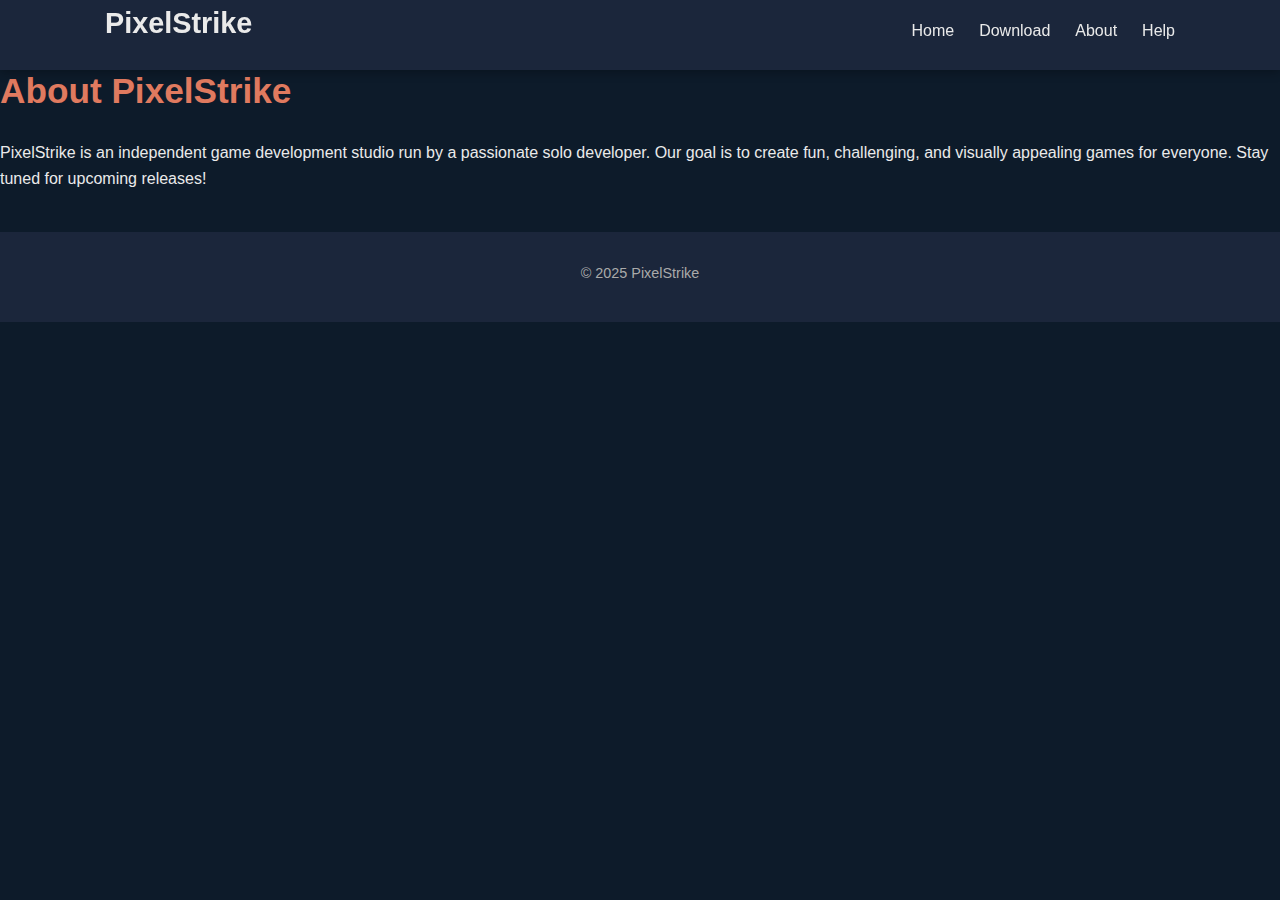
<file: about.html>
<!DOCTYPE html>
<html lang="en">
<head>
  <meta charset="UTF-8"/>
  <meta name="viewport" content="width=device-width, initial-scale=1.0"/>
  <title>PixelStrike - About</title>
  <link href="https://fonts.googleapis.com/css2?family=Poppins:wght@400;600&display=swap" rel="stylesheet"/>
  <link rel="stylesheet" href="style.css"/>
</head>
<body>
  <header>
    <div class="container">
      <h1 class="logo">PixelStrike</h1>
      <nav>
        <ul>
          <li><a href="index.html">Home</a></li>
          <li><a href="download.html">Download</a></li>
          <li><a href="about.html">About</a></li>
          <li><a href="help.html">Help</a></li>
        </ul>
      </nav>
    </div>
  </header>
  <main>
    <section>
      <h2>About PixelStrike</h2>
      <p>PixelStrike is an independent game development studio run by a passionate solo developer. Our goal is to create fun, challenging, and visually appealing games for everyone. Stay tuned for upcoming releases!</p>
    </section>
  </main>
  <footer>
    <p>© 2025 PixelStrike</p>
  </footer>
</body>
</html>
</file>
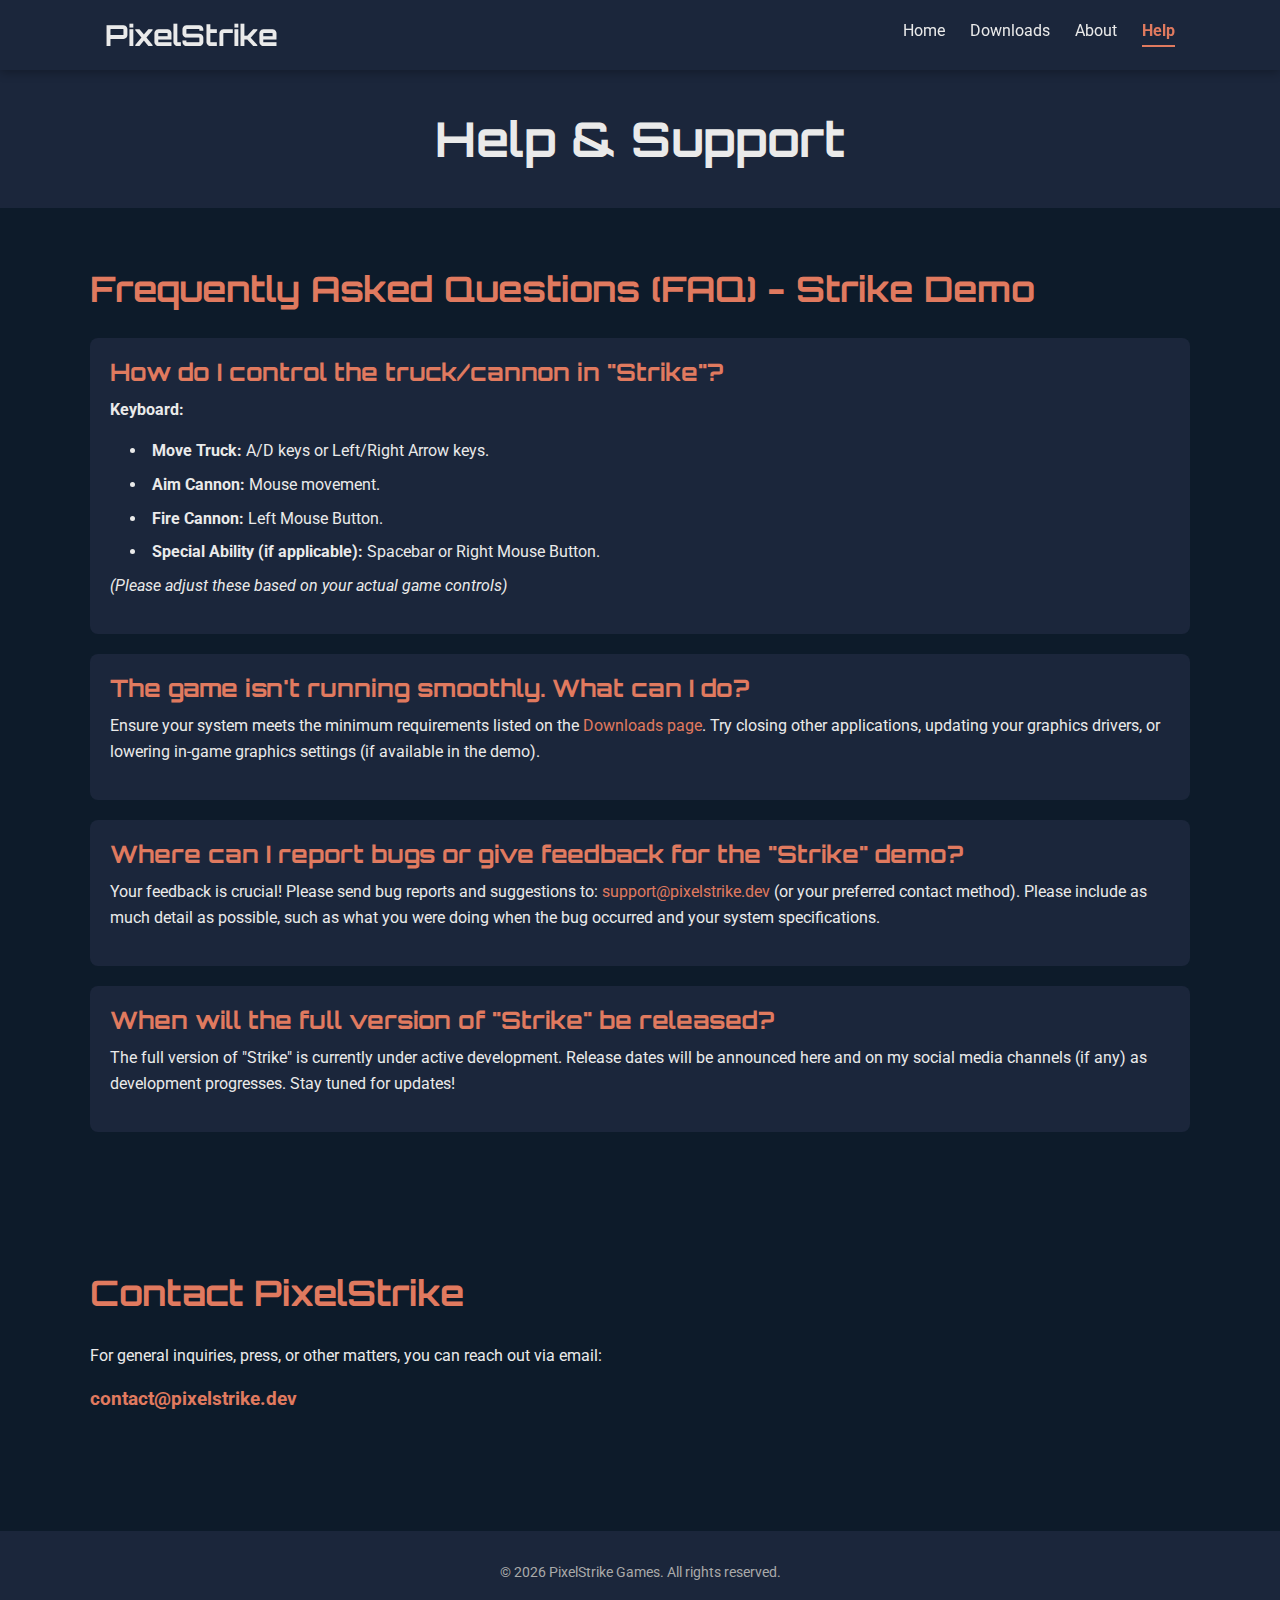
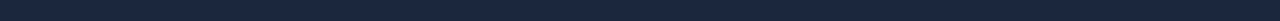
<file: help.html>
<!DOCTYPE html>
<html lang="en">
<head>
    <meta charset="UTF-8">
    <meta name="viewport" content="width=device-width, initial-scale=1.0">
    <title>Help & Support - PixelStrike Games</title>
    <meta name="description" content="Find help, FAQs, and support for games by PixelStrike, including 'Strike'.">
    <link rel="icon" href="images/favicon.png" type="image/png">
    <link rel="preconnect" href="https://fonts.googleapis.com">
    <link rel="preconnect" href="https://fonts.gstatic.com" crossorigin>
    <link href="https://fonts.googleapis.com/css2?family=Orbitron:wght@400;700&family=Roboto:wght@300;400;700&display=swap" rel="stylesheet">
    <link rel="stylesheet" href="css/style.css">
</head>
<body>
    <header>
        <div class="container">
            <a href="index.html" class="logo">PixelStrike</a>
            <nav>
                <ul>
                    <li><a href="index.html">Home</a></li>
                    <li><a href="downloads.html">Downloads</a></li>
                    <li><a href="about.html">About</a></li>
                    <li><a href="help.html" class="active">Help</a></li>
                </ul>
                <button class="menu-toggle" aria-label="Toggle navigation">☰</button>
            </nav>
        </div>
    </header>

    <main>
        <section class="page-title-section">
            <div class="container">
                <h1>Help & Support</h1>
            </div>
        </section>

        <section id="faq" class="container content-section">
            <h2>Frequently Asked Questions (FAQ) - Strike Demo</h2>

            <div class="faq-item">
                <h3>How do I control the truck/cannon in "Strike"?</h3>
                <p>
                    <strong>Keyboard:</strong>
                    <ul>
                        <li><strong>Move Truck:</strong> A/D keys or Left/Right Arrow keys.</li>
                        <li><strong>Aim Cannon:</strong> Mouse movement.</li>
                        <li><strong>Fire Cannon:</strong> Left Mouse Button.</li>
                        <li><strong>Special Ability (if applicable):</strong> Spacebar or Right Mouse Button.</li>
                    </ul>
                    <em>(Please adjust these based on your actual game controls)</em>
                </p>
            </div>

            <div class="faq-item">
                <h3>The game isn't running smoothly. What can I do?</h3>
                <p>
                    Ensure your system meets the minimum requirements listed on the <a href="downloads.html#strike-demo">Downloads page</a>.
                    Try closing other applications, updating your graphics drivers, or lowering in-game graphics settings (if available in the demo).
                </p>
            </div>

            <div class="faq-item">
                <h3>Where can I report bugs or give feedback for the "Strike" demo?</h3>
                <p>
                    Your feedback is crucial! Please send bug reports and suggestions to:
                    <a href="mailto:support@pixelstrike.dev">support@pixelstrike.dev</a> (or your preferred contact method).
                    Please include as much detail as possible, such as what you were doing when the bug occurred and your system specifications.
                </p>
            </div>
            
            <div class="faq-item">
                <h3>When will the full version of "Strike" be released?</h3>
                <p>
                    The full version of "Strike" is currently under active development. Release dates will be announced here and on my social media channels (if any) as development progresses. Stay tuned for updates!
                </p>
            </div>
        </section>

        <section id="contact" class="container content-section">
            <h2>Contact PixelStrike</h2>
            <p>For general inquiries, press, or other matters, you can reach out via email:</p>
            <p><a href="mailto:contact@pixelstrike.dev" class="contact-email">contact@pixelstrike.dev</a></p>
            <!-- Consider adding a contact form here later if you want, but email is simpler to start -->
        </section>
    </main>

    <footer>
        <div class="container">
            <p>© <span id="current-year"></span> PixelStrike Games. All rights reserved.</p>
        </div>
    </footer>

    <script src="js/script.js"></script>
</body>
</html>
</file>
<file: style.css>
/* --- Global Styles & Variables --- */
:root {
    --primary-color: #0D1B2A; /* Dark Blue */
    --secondary-color: #1B263B; /* Slightly Lighter Dark Blue */
    --accent-color: #E07A5F; /* Muted Orange/Coral - good for CTAs */
    --text-color: #EAEAEA; /* Light Gray for text on dark backgrounds */
    --text-dark: #333; /* Dark gray for text on light backgrounds */
    --light-bg: #F4F1DE; /* Creamy white for some sections */
    --font-heading: 'Orbitron', sans-serif;
    --font-body: 'Roboto', sans-serif;
    --container-width: 1100px;
    --header-height: 70px;
}

* {
    margin: 0;
    padding: 0;
    box-sizing: border-box;
}

body {
    font-family: var(--font-body);
    line-height: 1.6;
    background-color: var(--primary-color);
    color: var(--text-color);
    font-size: 16px;
}

.container {
    width: 90%;
    max-width: var(--container-width);
    margin: 0 auto;
    padding: 0 15px;
}

h1, h2, h3, h4, h5, h6 {
    font-family: var(--font-heading);
    color: var(--accent-color);
    margin-bottom: 0.8em;
    line-height: 1.2;
}

h1 { font-size: 3rem; }
h2 { font-size: 2.2rem; }
h3 { font-size: 1.5rem; }

p {
    margin-bottom: 1em;
}

a {
    color: var(--accent-color);
    text-decoration: none;
    transition: color 0.3s ease;
}

a:hover {
    color: #f29174; /* Lighter accent */
}

img {
    max-width: 100%;
    height: auto;
    display: block;
}

ul {
    list-style-position: inside;
    padding-left: 20px;
}
li {
    margin-bottom: 0.5em;
}


/* --- Header & Navigation --- */
header {
    background-color: var(--secondary-color);
    padding: 0 20px;
    position: fixed;
    top: 0;
    left: 0;
    width: 100%;
    z-index: 1000;
    height: var(--header-height);
    box-shadow: 0 2px 10px rgba(0,0,0,0.3);
}

header .container {
    display: flex;
    justify-content: space-between;
    align-items: center;
    height: 100%;
}

.logo {
    font-family: var(--font-heading);
    font-size: 1.8rem;
    font-weight: 700;
    color: var(--text-color);
}
.logo:hover {
    color: var(--accent-color);
}

nav ul {
    list-style: none;
    display: flex;
    padding-left: 0;
}

nav ul li {
    margin-left: 25px;
}

nav ul li a {
    color: var(--text-color);
    font-weight: 400;
    font-size: 1rem;
    padding: 5px 0;
    position: relative;
}

nav ul li a::after {
    content: '';
    position: absolute;
    bottom: -2px;
    left: 0;
    width: 0;
    height: 2px;
    background-color: var(--accent-color);
    transition: width 0.3s ease;
}

nav ul li a:hover::after,
nav ul li a.active::after {
    width: 100%;
}

nav ul li a.active {
    color: var(--accent-color);
    font-weight: 700;
}

.menu-toggle {
    display: none;
    background: none;
    border: none;
    color: var(--text-color);
    font-size: 2rem;
    cursor: pointer;
}


/* --- Main Content --- */
main {
    padding-top: var(--header-height); /* Offset for fixed header */
}

/* --- Hero Section (Homepage) --- */
#hero {
    background: url('../images/hero-background.jpg') no-repeat center center/cover; /* REPLACE THIS IMAGE */
    color: #fff;
    height: calc(100vh - var(--header-height));
    min-height: 500px;
    display: flex;
    align-items: center;
    justify-content: center;
    text-align: center;
    position: relative;
}
#hero::before { /* Overlay for better text readability */
    content: '';
    position: absolute;
    top: 0;
    left: 0;
    width: 100%;
    height: 100%;
    background-color: rgba(0, 0, 0, 0.6);
}

.hero-content {
    position: relative; /* To be above the overlay */
    z-index: 1;
    max-width: 800px;
    padding: 20px;
}

.hero-content h1 {
    font-size: 4rem;
    margin-bottom: 0.2em;
    color: #fff;
    text-shadow: 2px 2px 8px rgba(0,0,0,0.7);
}

.hero-content .tagline {
    font-size: 1.5rem;
    margin-bottom: 1.5em;
    font-weight: 300;
    color: #eee;
    text-shadow: 1px 1px 4px rgba(0,0,0,0.7);
}

/* --- Call to Action Buttons --- */
.cta-button, .secondary-button {
    display: inline-block;
    padding: 12px 30px;
    font-family: var(--font-heading);
    font-size: 1.1rem;
    font-weight: 700;
    border-radius: 5px;
    text-transform: uppercase;
    letter-spacing: 1px;
    transition: all 0.3s ease;
    border: none;
}

.cta-button {
    background-color: var(--accent-color);
    color: #fff;
}
.cta-button:hover {
    background-color: #d16a4f; /* Darker accent */
    color: #fff;
    transform: translateY(-2px);
    box-shadow: 0 4px 10px rgba(0,0,0,0.2);
}

.secondary-button {
    background-color: transparent;
    color: var(--accent-color);
    border: 2px solid var(--accent-color);
}
.secondary-button:hover {
    background-color: var(--accent-color);
    color: var(--primary-color);
}


/* --- General Content Sections --- */
.content-section {
    padding: 60px 0;
}

.page-title-section {
    background-color: var(--secondary-color);
    padding: 40px 0;
    text-align: center;
}
.page-title-section h1 {
    color: var(--text-color);
    margin-bottom: 0;
}

.highlight-section {
    background-color: var(--secondary-color);
    padding: 60px 0;
}

/* --- Homepage Specific Sections --- */
#game-intro .media-gallery {
    display: flex;
    gap: 20px;
    margin-top: 30px;
    justify-content: center;
}
#game-intro .media-gallery img {
    max-width: 48%;
    border-radius: 8px;
    box-shadow: 0 5px 15px rgba(0,0,0,0.2);
}

.feature-grid {
    display: grid;
    grid-template-columns: repeat(auto-fit, minmax(280px, 1fr));
    gap: 30px;
    margin-top: 30px;
}
.feature-item {
    background-color: var(--primary-color);
    padding: 30px;
    border-radius: 8px;
    text-align: center;
    box-shadow: 0 5px 15px rgba(0,0,0,0.1);
}
.feature-item .feature-icon {
    width: 80px; /* Adjust as needed */
    height: 80px; /* Adjust as needed */
    margin: 0 auto 20px auto;
    /* Style your icons here, or use <img> with actual icon files */
    /* background-color: var(--accent-color);
    border-radius: 50%; */
}
.feature-item h3 {
    color: var(--accent-color);
}

/* --- Downloads Page --- */
.game-download-entry {
    border-bottom: 1px solid var(--secondary-color);
    padding-bottom: 40px;
    margin-bottom: 40px;
}
.game-download-entry:last-child {
    border-bottom: none;
    margin-bottom: 0;
}
.game-details {
    display: flex;
    gap: 30px;
    margin-bottom: 20px;
}
.game-cover {
    width: 200px; /* Adjust as needed */
    height: auto;
    object-fit: cover;
    border-radius: 8px;
    flex-shrink: 0;
}
.download-buttons {
    margin-top: 20px;
    margin-bottom: 30px;
    display: flex;
    flex-wrap: wrap;
    gap: 15px;
}
.download-platform {
    min-width: 180px;
    text-align: center;
}
.small-text {
    font-size: 0.9em;
    opacity: 0.8;
}

/* --- About Page --- */
.about-content {
    max-width: 800px;
    margin: 0 auto;
}
.about-avatar {
    width: 150px;
    height: 150px;
    border-radius: 50%;
    object-fit: cover;
    margin: 0 auto 30px auto;
    display: block; /* If you use it */
    border: 3px solid var(--accent-color);
}

/* --- Help Page --- */
.faq-item {
    background-color: var(--secondary-color);
    padding: 20px;
    border-radius: 8px;
    margin-bottom: 20px;
}
.faq-item h3 {
    color: var(--accent-color);
    margin-bottom: 10px;
}
.contact-email {
    font-weight: bold;
    font-size: 1.2em;
}

/* --- Footer --- */
footer {
    background-color: var(--secondary-color);
    color: #aaa;
    text-align: center;
    padding: 30px 0;
    margin-top: 40px;
    font-size: 0.9em;
}
footer p {
    margin-bottom: 0.5em;
}
footer a {
    color: #bbb;
}
footer a:hover {
    color: var(--accent-color);
}


/* --- Responsive Design --- */
@media (max-width: 768px) {
    h1 { font-size: 2.5rem; }
    h2 { font-size: 1.8rem; }
    .hero-content h1 { font-size: 3rem; }
    .hero-content .tagline { font-size: 1.2rem; }

    nav ul {
        display: none;
        flex-direction: column;
        width: 100%;
        background-color: var(--secondary-color);
        position: absolute;
        top: var(--header-height);
        left: 0;
        padding: 10px 0;
        border-top: 1px solid var(--primary-color);
    }
    nav ul.active {
        display: flex;
    }
    nav ul li {
        margin: 10px 20px;
        text-align: center;
    }
    .menu-toggle {
        display: block;
    }

    #game-intro .media-gallery {
        flex-direction: column;
    }
    #game-intro .media-gallery img {
        max-width: 100%;
    }

    .game-details {
        flex-direction: column;
        align-items: center;
        text-align: center;
    }
    .game-cover {
        margin-bottom: 20px;
    }
    .download-buttons {
        justify-content: center;
    }
}

@media (max-width: 480px) {
    .hero-content h1 { font-size: 2.2rem; }
    .hero-content .tagline { font-size: 1rem; }
    .cta-button, .secondary-button { padding: 10px 20px; font-size: 1rem; }
    .logo { font-size: 1.5rem; }
}
</file>
<file: css/style.css>
/* --- Global Styles & Variables --- */
:root {
    --primary-color: #0D1B2A; /* Dark Blue */
    --secondary-color: #1B263B; /* Slightly Lighter Dark Blue */
    --accent-color: #E07A5F; /* Muted Orange/Coral - good for CTAs */
    --text-color: #EAEAEA; /* Light Gray for text on dark backgrounds */
    --text-dark: #333; /* Dark gray for text on light backgrounds */
    --light-bg: #F4F1DE; /* Creamy white for some sections */
    --font-heading: 'Orbitron', sans-serif;
    --font-body: 'Roboto', sans-serif;
    --container-width: 1100px;
    --header-height: 70px;
}

* {
    margin: 0;
    padding: 0;
    box-sizing: border-box;
}

body {
    font-family: var(--font-body);
    line-height: 1.6;
    background-color: var(--primary-color);
    color: var(--text-color);
    font-size: 16px;
}

.container {
    width: 90%;
    max-width: var(--container-width);
    margin: 0 auto;
    padding: 0 15px;
}

h1, h2, h3, h4, h5, h6 {
    font-family: var(--font-heading);
    color: var(--accent-color);
    margin-bottom: 0.8em;
    line-height: 1.2;
}

h1 { font-size: 3rem; }
h2 { font-size: 2.2rem; }
h3 { font-size: 1.5rem; }

p {
    margin-bottom: 1em;
}

a {
    color: var(--accent-color);
    text-decoration: none;
    transition: color 0.3s ease;
}

a:hover {
    color: #f29174; /* Lighter accent */
}

img {
    max-width: 100%;
    height: auto;
    display: block;
}

ul {
    list-style-position: inside;
    padding-left: 20px;
}
li {
    margin-bottom: 0.5em;
}


/* --- Header & Navigation --- */
header {
    background-color: var(--secondary-color);
    padding: 0 20px;
    position: fixed;
    top: 0;
    left: 0;
    width: 100%;
    z-index: 1000;
    height: var(--header-height);
    box-shadow: 0 2px 10px rgba(0,0,0,0.3);
}

header .container {
    display: flex;
    justify-content: space-between;
    align-items: center;
    height: 100%;
}

.logo {
    font-family: var(--font-heading);
    font-size: 1.8rem;
    font-weight: 700;
    color: var(--text-color);
}
.logo:hover {
    color: var(--accent-color);
}

nav ul {
    list-style: none;
    display: flex;
    padding-left: 0;
}

nav ul li {
    margin-left: 25px;
}

nav ul li a {
    color: var(--text-color);
    font-weight: 400;
    font-size: 1rem;
    padding: 5px 0;
    position: relative;
}

nav ul li a::after {
    content: '';
    position: absolute;
    bottom: -2px;
    left: 0;
    width: 0;
    height: 2px;
    background-color: var(--accent-color);
    transition: width 0.3s ease;
}

nav ul li a:hover::after,
nav ul li a.active::after {
    width: 100%;
}

nav ul li a.active {
    color: var(--accent-color);
    font-weight: 700;
}

.menu-toggle {
    display: none;
    background: none;
    border: none;
    color: var(--text-color);
    font-size: 2rem;
    cursor: pointer;
}


/* --- Main Content --- */
main {
    padding-top: var(--header-height); /* Offset for fixed header */
}

/* --- Hero Section (Homepage) --- */
#hero {
    background: url('../images/hero-background.jpg') no-repeat center center/cover; /* REPLACE THIS IMAGE */
    color: #fff;
    height: calc(100vh - var(--header-height));
    min-height: 500px;
    display: flex;
    align-items: center;
    justify-content: center;
    text-align: center;
    position: relative;
}
#hero::before { /* Overlay for better text readability */
    content: '';
    position: absolute;
    top: 0;
    left: 0;
    width: 100%;
    height: 100%;
    background-color: rgba(0, 0, 0, 0.6);
}

.hero-content {
    position: relative; /* To be above the overlay */
    z-index: 1;
    max-width: 800px;
    padding: 20px;
}

.hero-content h1 {
    font-size: 4rem;
    margin-bottom: 0.2em;
    color: #fff;
    text-shadow: 2px 2px 8px rgba(0,0,0,0.7);
}

.hero-content .tagline {
    font-size: 1.5rem;
    margin-bottom: 1.5em;
    font-weight: 300;
    color: #eee;
    text-shadow: 1px 1px 4px rgba(0,0,0,0.7);
}

/* --- Call to Action Buttons --- */
.cta-button, .secondary-button {
    display: inline-block;
    padding: 12px 30px;
    font-family: var(--font-heading);
    font-size: 1.1rem;
    font-weight: 700;
    border-radius: 5px;
    text-transform: uppercase;
    letter-spacing: 1px;
    transition: all 0.3s ease;
    border: none;
}

.cta-button {
    background-color: var(--accent-color);
    color: #fff;
}
.cta-button:hover {
    background-color: #d16a4f; /* Darker accent */
    color: #fff;
    transform: translateY(-2px);
    box-shadow: 0 4px 10px rgba(0,0,0,0.2);
}

.secondary-button {
    background-color: transparent;
    color: var(--accent-color);
    border: 2px solid var(--accent-color);
}
.secondary-button:hover {
    background-color: var(--accent-color);
    color: var(--primary-color);
}


/* --- General Content Sections --- */
.content-section {
    padding: 60px 0;
}

.page-title-section {
    background-color: var(--secondary-color);
    padding: 40px 0;
    text-align: center;
}
.page-title-section h1 {
    color: var(--text-color);
    margin-bottom: 0;
}

.highlight-section {
    background-color: var(--secondary-color);
    padding: 60px 0;
}

/* --- Homepage Specific Sections --- */
#game-intro .media-gallery {
    display: flex;
    gap: 20px;
    margin-top: 30px;
    justify-content: center;
}
#game-intro .media-gallery img {
    max-width: 48%;
    border-radius: 8px;
    box-shadow: 0 5px 15px rgba(0,0,0,0.2);
}

.feature-grid {
    display: grid;
    grid-template-columns: repeat(auto-fit, minmax(280px, 1fr));
    gap: 30px;
    margin-top: 30px;
}
.feature-item {
    background-color: var(--primary-color);
    padding: 30px;
    border-radius: 8px;
    text-align: center;
    box-shadow: 0 5px 15px rgba(0,0,0,0.1);
}
.feature-item .feature-icon {
    width: 80px; /* Adjust as needed */
    height: 80px; /* Adjust as needed */
    margin: 0 auto 20px auto;
    /* Style your icons here, or use <img> with actual icon files */
    /* background-color: var(--accent-color);
    border-radius: 50%; */
}
.feature-item h3 {
    color: var(--accent-color);
}

/* --- Downloads Page --- */
.game-download-entry {
    border-bottom: 1px solid var(--secondary-color);
    padding-bottom: 40px;
    margin-bottom: 40px;
}
.game-download-entry:last-child {
    border-bottom: none;
    margin-bottom: 0;
}
.game-details {
    display: flex;
    gap: 30px;
    margin-bottom: 20px;
}
.game-cover {
    width: 200px; /* Adjust as needed */
    height: auto;
    object-fit: cover;
    border-radius: 8px;
    flex-shrink: 0;
}
.download-buttons {
    margin-top: 20px;
    margin-bottom: 30px;
    display: flex;
    flex-wrap: wrap;
    gap: 15px;
}
.download-platform {
    min-width: 180px;
    text-align: center;
}
.small-text {
    font-size: 0.9em;
    opacity: 0.8;
}

/* --- About Page --- */
.about-content {
    max-width: 800px;
    margin: 0 auto;
}
.about-avatar {
    width: 150px;
    height: 150px;
    border-radius: 50%;
    object-fit: cover;
    margin: 0 auto 30px auto;
    display: block; /* If you use it */
    border: 3px solid var(--accent-color);
}

/* --- Help Page --- */
.faq-item {
    background-color: var(--secondary-color);
    padding: 20px;
    border-radius: 8px;
    margin-bottom: 20px;
}
.faq-item h3 {
    color: var(--accent-color);
    margin-bottom: 10px;
}
.contact-email {
    font-weight: bold;
    font-size: 1.2em;
}

/* --- Footer --- */
footer {
    background-color: var(--secondary-color);
    color: #aaa;
    text-align: center;
    padding: 30px 0;
    margin-top: 40px;
    font-size: 0.9em;
}
footer p {
    margin-bottom: 0.5em;
}
footer a {
    color: #bbb;
}
footer a:hover {
    color: var(--accent-color);
}


/* --- Responsive Design --- */
@media (max-width: 768px) {
    h1 { font-size: 2.5rem; }
    h2 { font-size: 1.8rem; }
    .hero-content h1 { font-size: 3rem; }
    .hero-content .tagline { font-size: 1.2rem; }

    nav ul {
        display: none;
        flex-direction: column;
        width: 100%;
        background-color: var(--secondary-color);
        position: absolute;
        top: var(--header-height);
        left: 0;
        padding: 10px 0;
        border-top: 1px solid var(--primary-color);
    }
    nav ul.active {
        display: flex;
    }
    nav ul li {
        margin: 10px 20px;
        text-align: center;
    }
    .menu-toggle {
        display: block;
    }

    #game-intro .media-gallery {
        flex-direction: column;
    }
    #game-intro .media-gallery img {
        max-width: 100%;
    }

    .game-details {
        flex-direction: column;
        align-items: center;
        text-align: center;
    }
    .game-cover {
        margin-bottom: 20px;
    }
    .download-buttons {
        justify-content: center;
    }
}

@media (max-width: 480px) {
    .hero-content h1 { font-size: 2.2rem; }
    .hero-content .tagline { font-size: 1rem; }
    .cta-button, .secondary-button { padding: 10px 20px; font-size: 1rem; }
    .logo { font-size: 1.5rem; }
}
</file>
